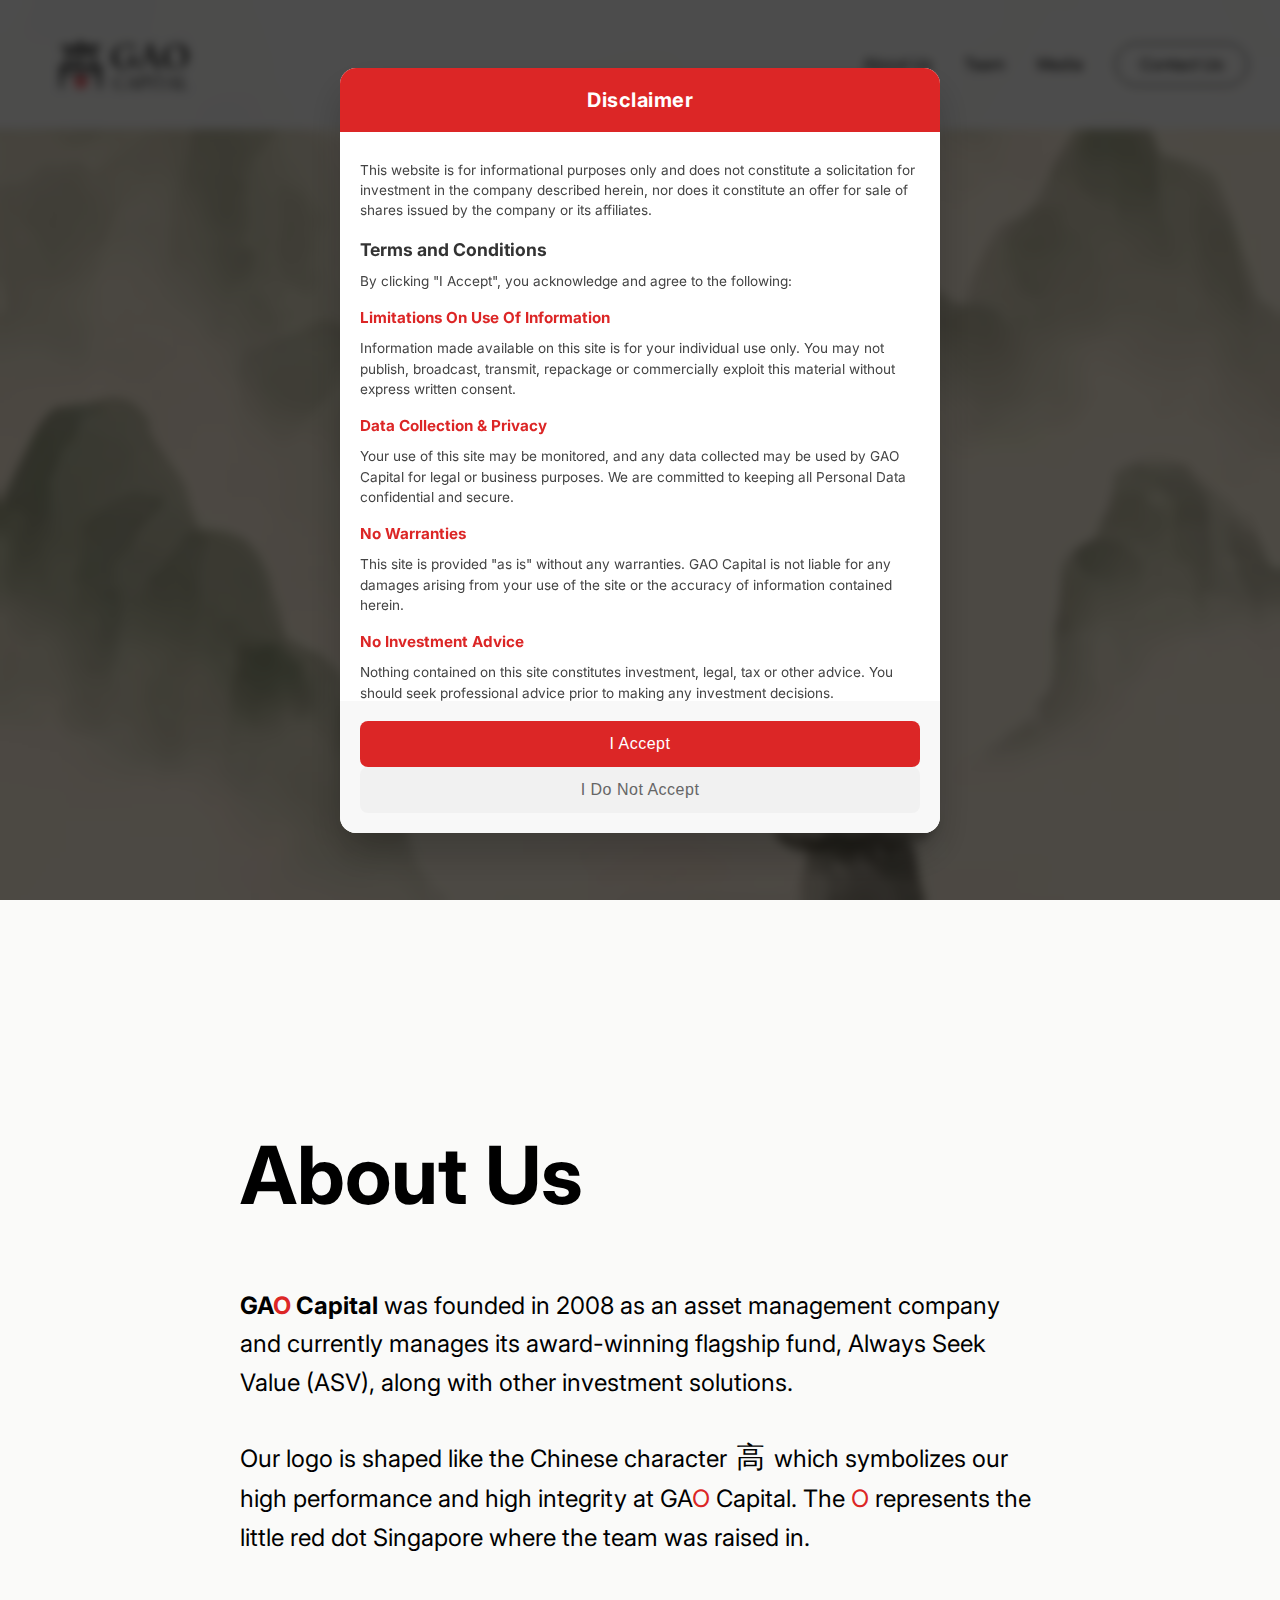
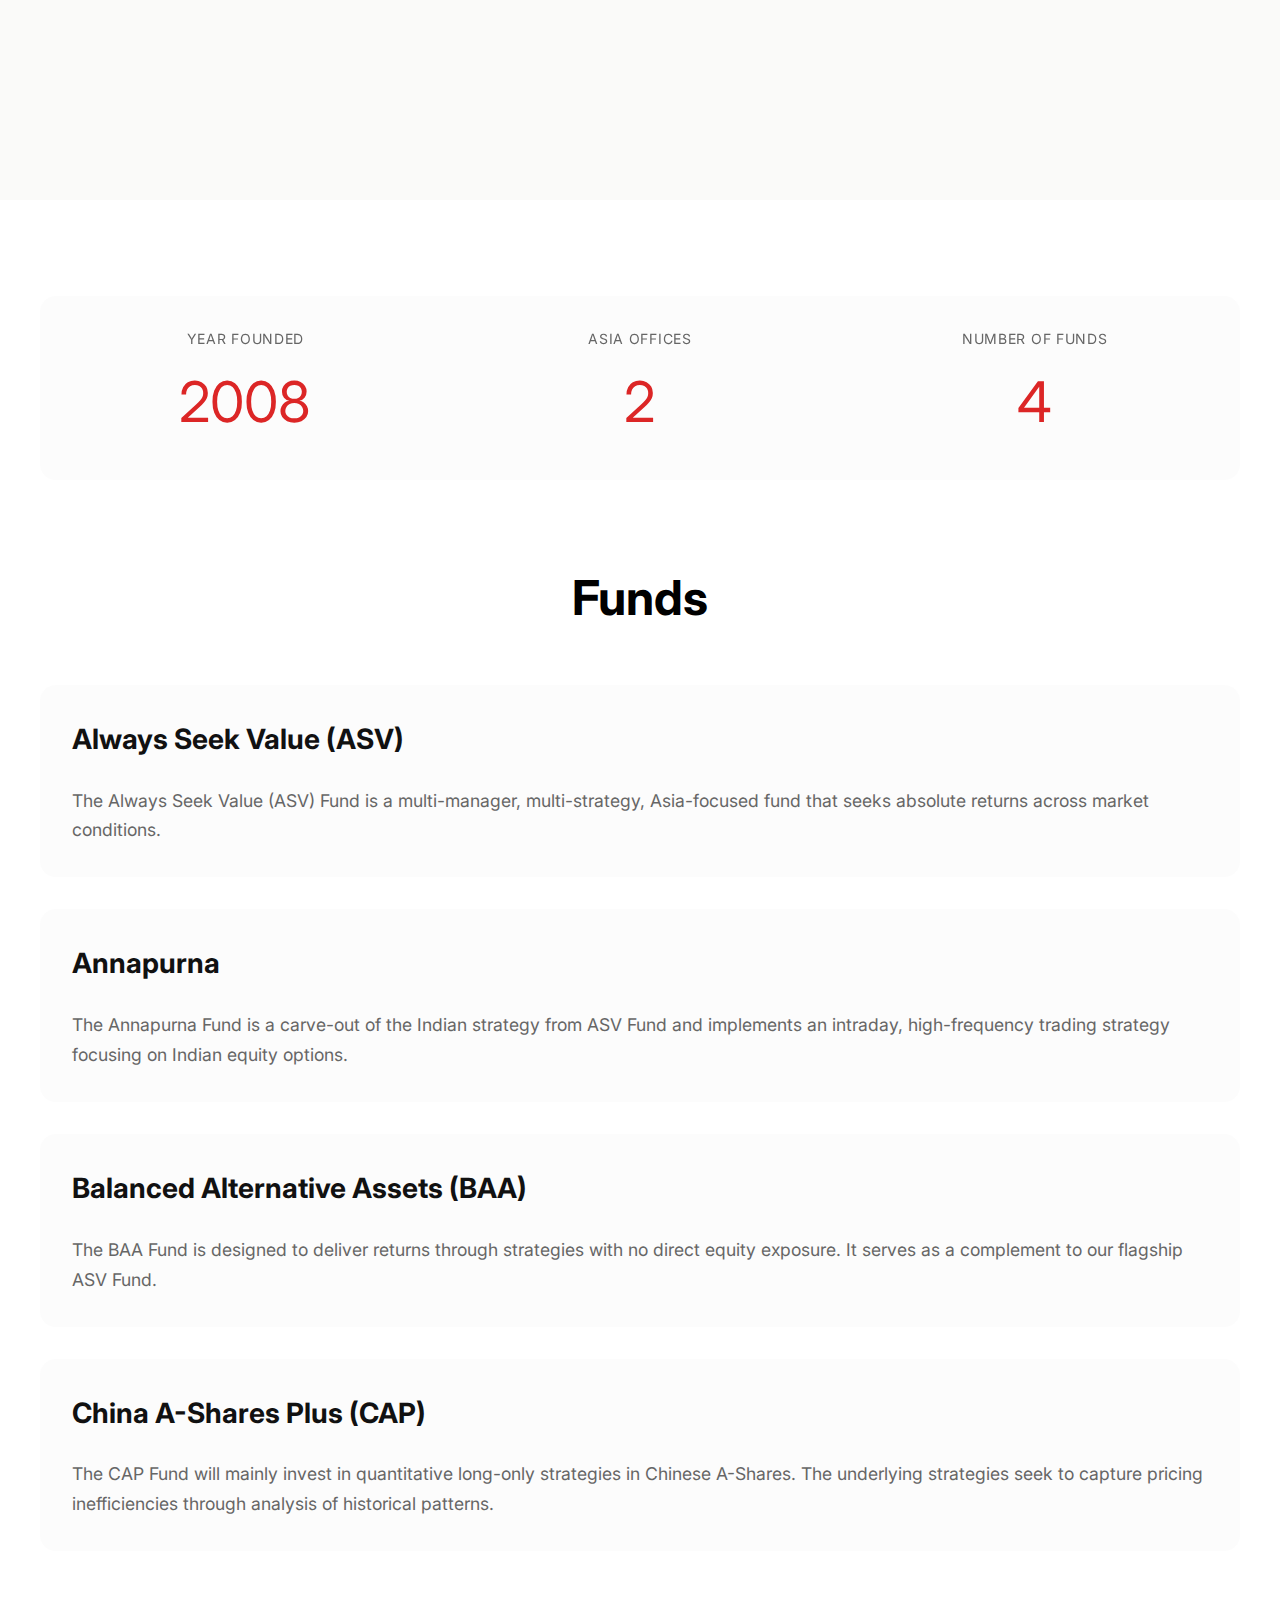
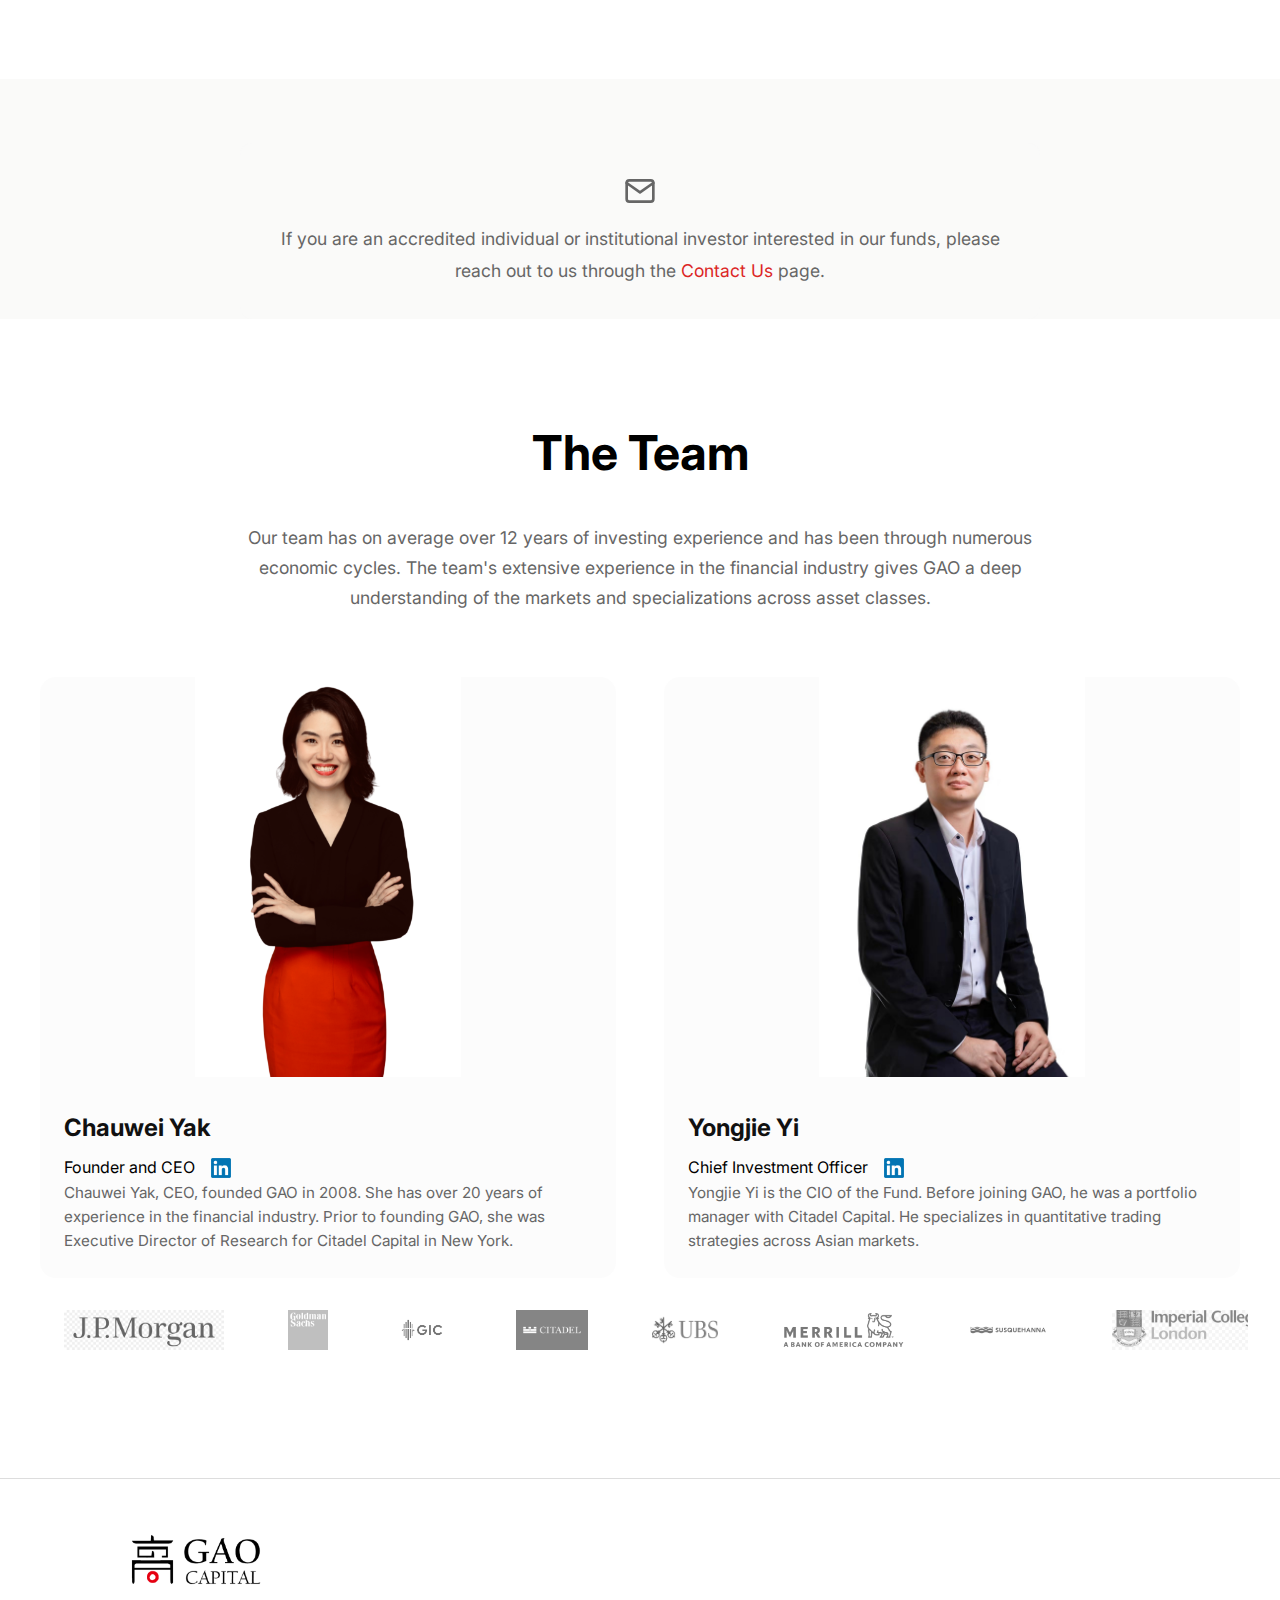
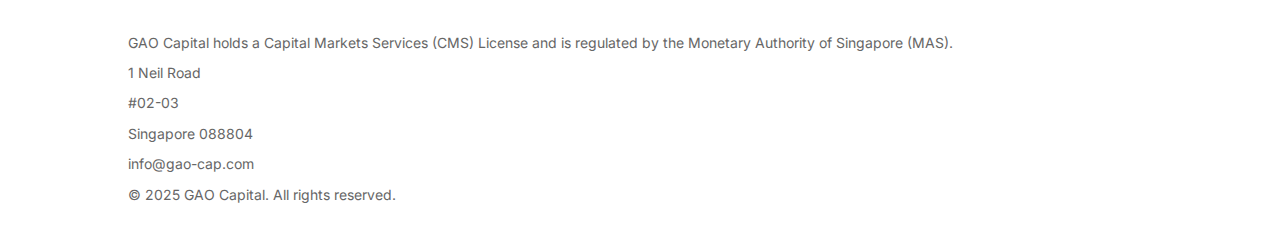
<file: index.html>
<!DOCTYPE html>
<html lang="en">
  <head>
    <meta charset="UTF-8" />
    <meta name="viewport" content="width=device-width, initial-scale=1.0" />
    <title>GAO Capital</title>
    <link rel="stylesheet" href="styles.css" />
  </head>
  <body>
    <nav class="nav">
      <div class="nav-logo">
        <img src="imgs/logo.png" alt="GAO Capital Logo" class="logo" />
      </div>
      <button class="hamburger" aria-label="Toggle menu">
        <span></span>
        <span></span>
        <span></span>
      </button>
      <div class="nav-links">
        <a href="#about">About Us</a>
        <a href="team.html">Team</a>
        <a href="media.html">Media</a>
        <a href="contact.html" class="login-btn">Contact Us</a>
      </div>
    </nav>

    <section class="hero">
      <h1>
        <span>Global</span>
        <span>Asset</span>
        <span><span class="highlight">O</span>pportunity</span>
      </h1>
    </section>

    <section class="about" id="about">
      <div class="about-container">
        <h2>About Us</h2>
        <div class="about-content">
          <p class="about-text">
            <span class="company-name"
              >GA<span class="highlight">O</span> Capital</span
            >
            was founded in 2008 as an asset management company and currently
            manages its award-winning flagship fund, Always Seek Value (ASV),
            along with other investment solutions.
          </p>
          <p class="about-text">
            Our logo is shaped like the Chinese character
            <span class="chinese-char">高</span> which symbolizes our high
            performance and high integrity at GA<span class="highlight">O</span>
            Capital. The <span class="highlight">O</span> represents the little
            red dot Singapore where the team was raised in.
          </p>
        </div>
      </div>
    </section>

    <section class="funds" id="funds">
      <div class="funds-container">
        <div class="stats">
          <div class="stat">
            <div class="stat-label">Year Founded</div>
            <div class="stat-value" data-value="2008">2008</div>
          </div>
          <div class="stat">
            <div class="stat-label">Asia Offices</div>
            <div class="stat-value" data-value="2">2</div>
          </div>
          <div class="stat">
            <div class="stat-label">Number of Funds</div>
            <div class="stat-value" data-value="4">4</div>
          </div>
        </div>

        <h2>Funds</h2>
        <div class="fund-card">
          <div class="fund-header">
            <h3 class="fund-title">Always Seek Value (ASV)</h3>
            <!-- <span>▼</span> -->
          </div>
          <p>
            The Always Seek Value (ASV) Fund is a multi-manager, multi-strategy,
            Asia-focused fund that seeks absolute returns across market
            conditions.
          </p>
        </div>

        <div class="fund-card">
          <div class="fund-header">
            <h3 class="fund-title">Annapurna</h3>
            <!-- <span>▼</span> -->
          </div>
          <p>
            The Annapurna Fund is a carve-out of the Indian strategy from ASV
            Fund and implements an intraday, high-frequency trading strategy
            focusing on Indian equity options.
          </p>
        </div>

        <div class="fund-card">
          <div class="fund-header">
            <h3 class="fund-title">Balanced Alternative Assets (BAA)</h3>
            <!-- <span>▼</span> -->
          </div>
          <p>
            The BAA Fund is designed to deliver returns through strategies with
            no direct equity exposure. It serves as a complement to our flagship
            ASV Fund.
          </p>
        </div>

        <div class="fund-card">
          <div class="fund-header">
            <h3 class="fund-title">China A-Shares Plus (CAP)</h3>
            <!-- <span>▼</span> -->
          </div>
          <p>
            The CAP Fund will mainly invest in quantitative long-only strategies
            in Chinese A-Shares. The underlying strategies seek to capture
            pricing inefficiencies through analysis of historical patterns.
          </p>
        </div>
      </div>
    </section>
    <p class="team-page-careers">
      <svg
        class="email-icon"
        xmlns="http://www.w3.org/2000/svg"
        width="24"
        height="24"
        viewBox="0 0 24 24"
        fill="none"
        stroke="currentColor"
        stroke-width="2"
        stroke-linecap="round"
        stroke-linejoin="round"
      >
        <path
          d="M4 4h16c1.1 0 2 .9 2 2v12c0 1.1-.9 2-2 2H4c-1.1 0-2-.9-2-2V6c0-1.1.9-2 2-2z"
        ></path>
        <polyline points="22,6 12,13 2,6"></polyline>
      </svg>
      If you are an accredited individual or institutional investor interested in our funds, please
      reach out to us through the <a href="contact.html" style="color: #dc2626; text-decoration: none;">Contact Us</a> page.
    </p>
  </section>

    <section class="team" id="team">
      <div class="team-container">
        <h2>The Team</h2>
        <p class="team-intro">
          Our team has on average over 12 years of investing experience and has
          been through numerous economic cycles. The team's extensive experience
          in the financial industry gives GAO a deep understanding of the
          markets and specializations across asset classes.
        </p>
        <div class="team-members">
          <div class="team-card">
            <img
              src="imgs/Chauwei_Yak.png"
              alt="Team member"
              class="team-img"
            />
            <div class="team-info">
              <h3>Chauwei Yak</h3>
              <p class="team-title">
                Founder and CEO
                <a
                  href="https://www.linkedin.com/in/chauwei-yak"
                  target="_blank"
                  class="linkedin-link"
                >
                  <img
                    src="imgs/LinkedIn_logo_initials.png"
                    alt="LinkedIn"
                    class="linkedin-icon"
                  />
                </a>
              </p>
              <p class="team-bio">
                Chauwei Yak, CEO, founded GAO in 2008. She has over 20 years of
                experience in the financial industry. Prior to founding GAO, she
                was Executive Director of Research for Citadel Capital in New
                York.
              </p>
            </div>
          </div>
          <div class="team-card">
            <img src="imgs/Yongjie_yi.jpg" alt="Team member" class="team-img" />
            <div class="team-info">
              <h3>Yongjie Yi</h3>
              <p class="team-title">
                Chief Investment Officer
                <a
                  href="https://www.linkedin.com/in/yongjie-yi"
                  target="_blank"
                >
                  <img
                    src="imgs/LinkedIn_logo_initials.png"
                    alt="LinkedIn"
                    class="linkedin-icon"
                  />
                </a>
              </p>
              <p class="team-bio">
                Yongjie Yi is the CIO of the Fund. Before joining GAO, he was a
                portfolio manager with Citadel Capital. He specializes in
                quantitative trading strategies across Asian markets.
              </p>
            </div>
          </div>
        </div>
      </div>

      <div class="brand-slider-container">
        <div class="brand-slider">
          <div class="brand-track">
            <!-- First set of images -->
            <img
              src="imgs/png-clipart-jpmorgan-chase-logo-business-bank-morgan-stanley-business-text-people.png"
              alt="JPMorgan"
              class="brand-logo"
            />
            <img
              src="imgs/Goldman_Sachs.svg.png"
              alt="Goldman Sachs"
              class="brand-logo"
            />

            <img
              src="imgs/GIC_Master_Logo_RGB_Full-Colour.jpg.webp"
              alt="GIC"
              class="brand-logo"
            />
            <img
              src="imgs/Citadel_Logo_File.jpg"
              alt="Citadel"
              class="brand-logo"
            />
            <img src="imgs/UBS-logo.jpg" alt="UBS" class="brand-logo" />
            <img src="imgs/logo_full-x5.png" alt="Merrill" class="brand-logo" />
            <!-- <img
              src="imgs/Bridgewater_Associates_Logo.jpg"
              alt="Bridgewater"
              class="brand-logo"
            /> -->
            <img
              src="imgs/og_susquehanna_logo.png"
              alt="Susquehanna"
              class="brand-logo"
            />
            <img src="imgs/avfqfm9mk.webp" alt="UPenn" class="brand-logo" />
            <!-- <img
              src="imgs/Bloomberg-Logo.png"
              alt="Bloomberg"
              class="brand-logo"
            /> -->
            <img
              src="imgs/Bridgewater_Associates_Logo.jpg"
              alt="Bridgewater"
              class="brand-logo"
            />
            <img
              src="imgs/Cornell-University-Logo.png"
              alt="Cornell-University-Logo"
              class="brand-logo"
            />
            <!-- <img
              src="imgs/Reuters_Logo.svg.png"
              alt="Reuters-logo"
              class="brand-logo"
            /> -->
            <img
              src="imgs/University_of_Cambridge-Logo.wine.svg"
              alt="University_of_Cambridge-Logo"
              class="brand-logo"
            />
            <img
              src="imgs/Wharton-Logo-RGB.png"
              alt="Wharton-Logo-RGB"
              class="brand-logo"
            />
            <img src="imgs/weafaw.png" alt="weafaw-logo" class="brand-logo" />
          </div>
        </div>
      </div>
    </section>

    <footer class="footer">
      <div class="footer-container">
        <div class="footer-header">
          <img src="imgs/logo.png" alt="GAO Capital Logo" class="logo" />
          <span></span>
        </div>
        <div class="footer-info">
          <p>
            GAO Capital holds a Capital Markets Services (CMS) License and is
            regulated by the Monetary Authority of Singapore (MAS).
          </p>
          <p>1 Neil Road</p>
          <p>#02-03</p>
          <p>Singapore 088804</p>
          <p><a href="mailto:info@gao-cap.com" style="color: inherit; text-decoration: none;">info@gao-cap.com</a></p>
          <p>© 2025 GAO Capital. All rights reserved.</p>
        </div>
      </div>
    </footer>

    <div id="disclaimer-modal" class="modal">
      <div class="modal-content">
        <h2>Disclaimer</h2>
        <div class="disclaimer-text">
          <p>
            This website is for informational purposes only and does not
            constitute a solicitation for investment in the company described
            herein, nor does it constitute an offer for sale of shares issued by
            the company or its affiliates.
          </p>

          <h3>Terms and Conditions</h3>
          <p>
            By clicking "I Accept", you acknowledge and agree to the following:
          </p>

          <h4>Limitations On Use Of Information</h4>
          <p>
            Information made available on this site is for your individual use
            only. You may not publish, broadcast, transmit, repackage or
            commercially exploit this material without express written consent.
          </p>

          <h4>Data Collection & Privacy</h4>
          <p>
            Your use of this site may be monitored, and any data collected may
            be used by GAO Capital for legal or business purposes. We are
            committed to keeping all Personal Data confidential and secure.
          </p>

          <h4>No Warranties</h4>
          <p>
            This site is provided "as is" without any warranties. GAO Capital is
            not liable for any damages arising from your use of the site or the
            accuracy of information contained herein.
          </p>

          <h4>No Investment Advice</h4>
          <p>
            Nothing contained on this site constitutes investment, legal, tax or
            other advice. You should seek professional advice prior to making
            any investment decisions.
          </p>

          <p>
            For the complete disclaimer and terms, please visit our
            <a href="https://www.gao-cap.com/disclaimer" target="_blank"
              >full disclaimer page</a
            >.
          </p>
        </div>
        <div class="modal-buttons">
          <button id="accept-btn" class="accept-btn">I Accept</button>
          <button id="decline-btn" class="decline-btn">I Do Not Accept</button>
        </div>
      </div>
    </div>

    <script src="stats-animation.js"></script>
    <script>
      document.addEventListener("DOMContentLoaded", function () {
        // Check if user has previously accepted the disclaimer
        if (!localStorage.getItem("disclaimerAccepted")) {
          document.getElementById("disclaimer-modal").style.display = "flex";
        }

        // Handle accept button click
        document
          .getElementById("accept-btn")
          .addEventListener("click", function () {
            localStorage.setItem("disclaimerAccepted", "true");
            document.getElementById("disclaimer-modal").style.display = "none";
          });

        // Handle decline button click - do nothing, keeping the modal open
        document
          .getElementById("decline-btn")
          .addEventListener("click", function () {
            // Optional: You could redirect to another page or show additional message
          });

        // Hamburger menu functionality
        const hamburger = document.querySelector(".hamburger");
        const navLinks = document.querySelector(".nav-links");

        hamburger.addEventListener("click", () => {
          hamburger.classList.toggle("active");
          navLinks.classList.toggle("active");
        });

        // Close menu when clicking a link
        document.querySelectorAll(".nav-links a").forEach((link) => {
          link.addEventListener("click", () => {
            hamburger.classList.remove("active");
            navLinks.classList.remove("active");
          });
        });
      });
    </script>
  </body>
</html>
</file>
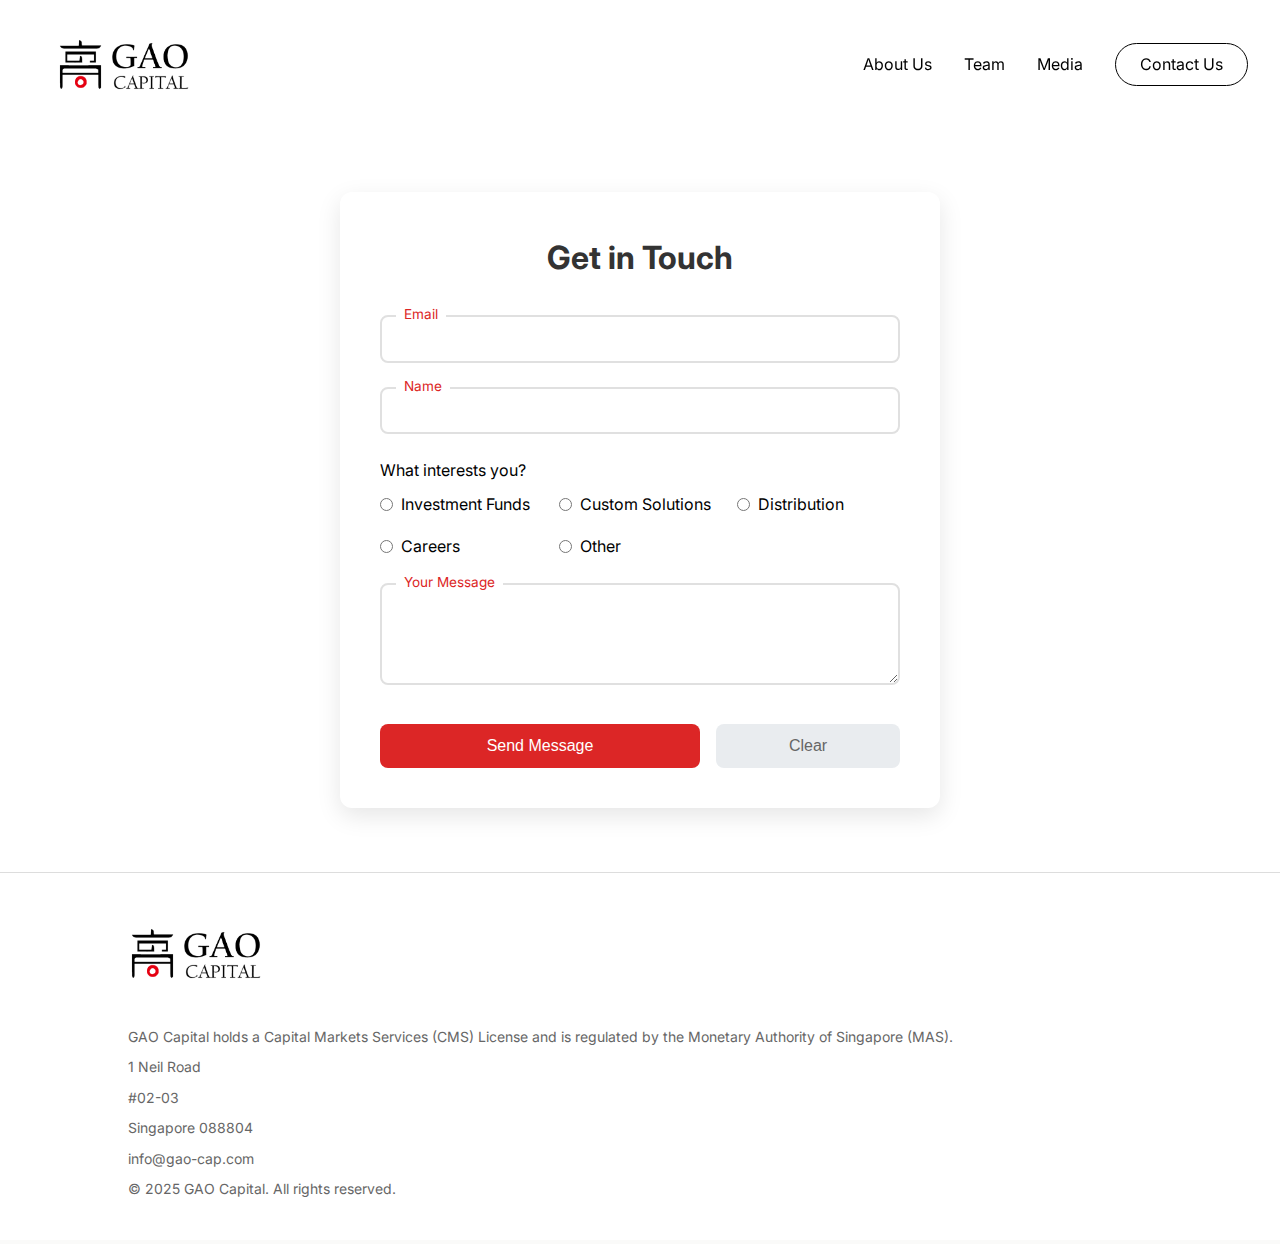
<file: contact.html>
<!DOCTYPE html>
<html lang="en">
  <head>
    <meta charset="UTF-8" />
    <meta name="viewport" content="width=device-width, initial-scale=1.0" />
    <title>Contact Us - GAO Capital</title>
    <link rel="stylesheet" href="styles.css" />
  </head>
  <body>
    <nav class="nav">
      <div class="nav-logo">
        <img src="imgs/logo.png" alt="GAO Capital Logo" class="logo" />
      </div>
      <button class="hamburger" aria-label="Toggle menu">
        <span></span>
        <span></span>
        <span></span>
      </button>
      <div class="nav-links">
        <a href="index.html#about">About Us</a>
        <a href="team.html">Team</a>
        <a href="media.html">Media</a>
        <a href="contact.html" class="login-btn">Contact Us</a>
      </div>
    </nav>

    <section class="contact">
      <div class="form-container">
        <h2>Get in Touch</h2>
        <form
          action="mailto:douglasaly2@icloud.com"
          method="POST"
          enctype="text/plain"
        >
          <div class="form-group">
            <input type="email" name="email" required />
            <label class="floating-label">Email</label>
          </div>
          <div class="form-group">
            <input type="text" name="name" required />
            <label class="floating-label">Name</label>
          </div>
          <div class="form-group">
            <label>What interests you?</label>
            <div class="radio-group">
              <div class="radio-option">
                <input
                  type="radio"
                  id="funds"
                  name="interest"
                  value="funds"
                  required
                />
                <label for="funds">Investment Funds</label>
              </div>
              <div class="radio-option">
                <input
                  type="radio"
                  id="custom"
                  name="interest"
                  value="custom"
                />
                <label for="custom">Custom Solutions</label>
              </div>
              <div class="radio-option">
                <input
                  type="radio"
                  id="distribution"
                  name="interest"
                  value="distribution"
                />
                <label for="distribution">Distribution</label>
              </div>
              <div class="radio-option">
                <input
                  type="radio"
                  id="careers"
                  name="interest"
                  value="careers"
                />
                <label for="careers">Careers</label>
              </div>
              <div class="radio-option">
                <input
                  type="radio"
                  id="others"
                  name="interest"
                  value="others"
                />
                <label for="others">Other</label>
              </div>
            </div>
          </div>
          <div class="form-group">
            <textarea name="message" required rows="4"></textarea>
            <label class="floating-label">Your Message</label>
          </div>
          <div class="form-actions">
            <button type="submit" class="submit-btn">Send Message</button>
            <button type="reset" class="clear-btn">Clear</button>
          </div>
        </form>
      </div>
    </section>

    <footer class="footer">
      <div class="footer-container">
        <div class="footer-header">
          <img src="imgs/logo.png" alt="GAO Capital Logo" class="logo" />
          <span></span>
        </div>
        <div class="footer-info">
          <p>
            GAO Capital holds a Capital Markets Services (CMS) License and is
            regulated by the Monetary Authority of Singapore (MAS).
          </p>
          <p>1 Neil Road</p>
          <p>#02-03</p>
          <p>Singapore 088804</p>
          <p>
            <a
              href="mailto:info@gao-cap.com"
              style="color: inherit; text-decoration: none"
              >info@gao-cap.com</a
            >
          </p>
          <p>© 2025 GAO Capital. All rights reserved.</p>
        </div>
      </div>
    </footer>

    <script>
      document.addEventListener("DOMContentLoaded", function () {
        const hamburger = document.querySelector(".hamburger");
        const navLinks = document.querySelector(".nav-links");

        hamburger.addEventListener("click", () => {
          hamburger.classList.toggle("active");
          navLinks.classList.toggle("active");
        });

        // Close menu when clicking a link
        document.querySelectorAll(".nav-links a").forEach((link) => {
          link.addEventListener("click", () => {
            hamburger.classList.remove("active");
            navLinks.classList.remove("active");
          });
        });
      });
    </script>
  </body>
</html>
</file>
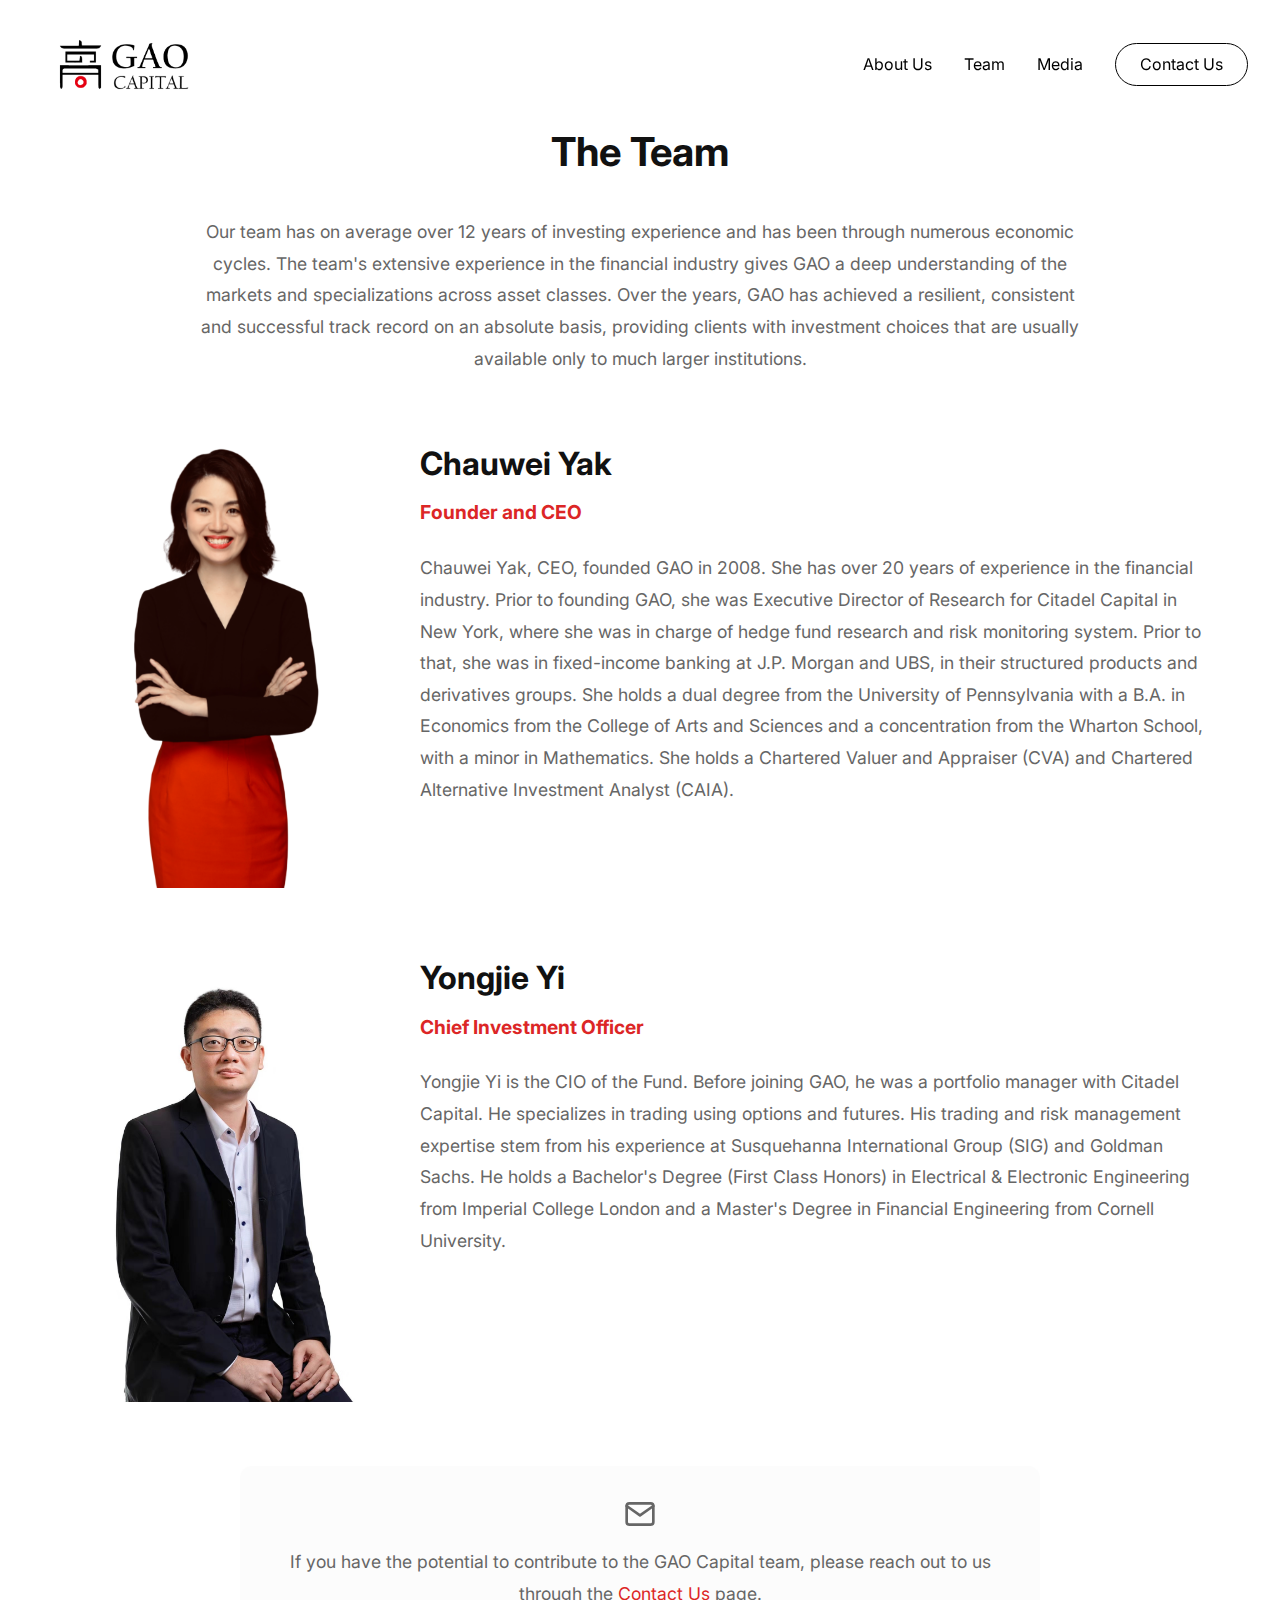
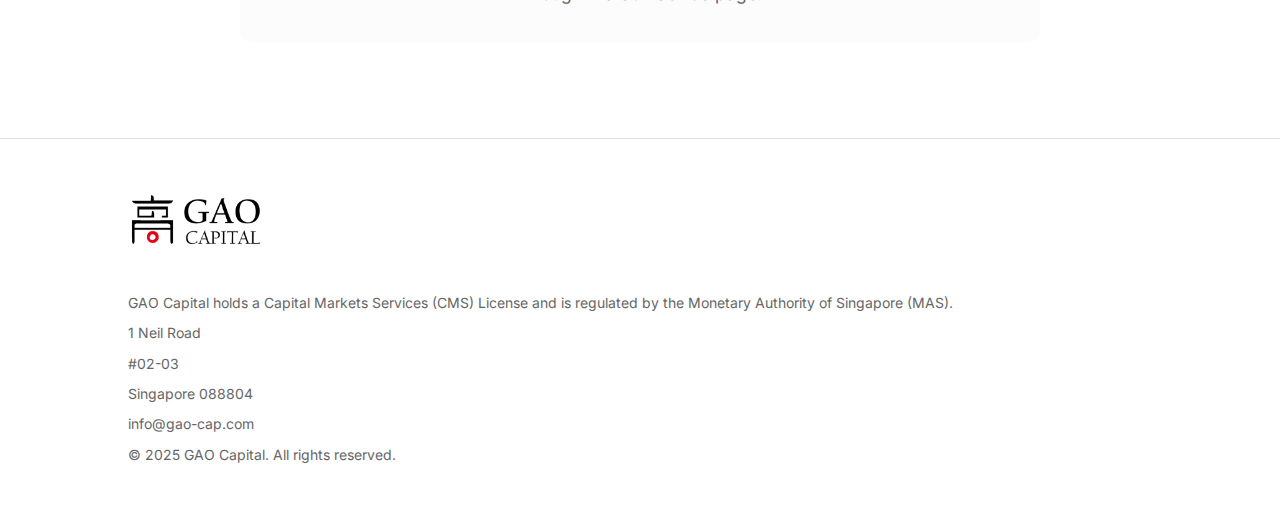
<file: team.html>
<!DOCTYPE html>
<html lang="en">
  <head>
    <meta charset="UTF-8" />
    <meta name="viewport" content="width=device-width, initial-scale=1.0" />
    <title>Team - GAO Capital</title>
    <link rel="stylesheet" href="styles.css" />
  </head>
  <body class="team-page-body">
    <nav class="nav">
      <div class="nav-logo">
        <img src="imgs/logo.png" alt="GAO Capital Logo" class="logo" />
      </div>
      <button class="hamburger" aria-label="Toggle menu">
        <span></span>
        <span></span>
        <span></span>
      </button>
      <div class="nav-links">
        <a href="index.html#about">About Us</a>
        <a href="team.html">Team</a>
        <a href="media.html">Media</a>
        <a href="contact.html" class="login-btn">Contact Us</a>
      </div>
    </nav>

    <section class="team-page">
      <div class="team-page-header">
        <h1>The Team</h1>
        <p class="team-page-intro">
          Our team has on average over 12 years of investing experience and has
          been through numerous economic cycles. The team's extensive experience
          in the financial industry gives GAO a deep understanding of the
          markets and specializations across asset classes. Over the years, GAO
          has achieved a resilient, consistent and successful track record on an
          absolute basis, providing clients with investment choices that are
          usually available only to much larger institutions.
        </p>
      </div>

      <div class="team-page-members">
        <div class="team-page-member">
          <img
            src="imgs/Chauwei_Yak.png"
            alt="Chauwei Yak"
            class="member-image"
          />
          <div class="member-info">
            <h2>Chauwei Yak</h2>
            <h3>Founder and CEO</h3>
            <p>
              Chauwei Yak, CEO, founded GAO in 2008. She has over 20 years of
              experience in the financial industry. Prior to founding GAO, she
              was Executive Director of Research for Citadel Capital in New
              York, where she was in charge of hedge fund research and risk
              monitoring system. Prior to that, she was in fixed-income banking
              at J.P. Morgan and UBS, in their structured products and
              derivatives groups. She holds a dual degree from the University of
              Pennsylvania with a B.A. in Economics from the College of Arts and
              Sciences and a concentration from the Wharton School, with a minor
              in Mathematics. She holds a Chartered Valuer and Appraiser (CVA)
              and Chartered Alternative Investment Analyst (CAIA).
            </p>
          </div>
        </div>

        <div class="team-page-member">
          <img
            src="imgs/Yongjie_yi.jpg"
            alt="Yongjie Yi"
            class="member-image"
          />
          <div class="member-info">
            <h2>Yongjie Yi</h2>
            <h3>Chief Investment Officer</h3>
            <p>
              Yongjie Yi is the CIO of the Fund. Before joining GAO, he was a
              portfolio manager with Citadel Capital. He specializes in trading
              using options and futures. His trading and risk management
              expertise stem from his experience at Susquehanna International
              Group (SIG) and Goldman Sachs. He holds a Bachelor's Degree (First
              Class Honors) in Electrical & Electronic Engineering from Imperial
              College London and a Master's Degree in Financial Engineering from
              Cornell University.
            </p>
          </div>
        </div>
      </div>

      <p class="team-page-careers">
        <svg
          class="email-icon"
          xmlns="http://www.w3.org/2000/svg"
          width="24"
          height="24"
          viewBox="0 0 24 24"
          fill="none"
          stroke="currentColor"
          stroke-width="2"
          stroke-linecap="round"
          stroke-linejoin="round"
        >
          <path
            d="M4 4h16c1.1 0 2 .9 2 2v12c0 1.1-.9 2-2 2H4c-1.1 0-2-.9-2-2V6c0-1.1.9-2 2-2z"
          ></path>
          <polyline points="22,6 12,13 2,6"></polyline>
        </svg>
        If you have the potential to contribute to the GAO Capital team, please
        reach out to us through the
        <a href="contact.html" style="color: #dc2626; text-decoration: none"
          >Contact Us</a
        >
        page.
      </p>
    </section>

    <footer class="footer">
      <div class="footer-container">
        <div class="footer-header">
          <img src="imgs/logo.png" alt="GAO Capital Logo" class="logo" />
          <span></span>
        </div>
        <div class="footer-info">
          <p>
            GAO Capital holds a Capital Markets Services (CMS) License and is
            regulated by the Monetary Authority of Singapore (MAS).
          </p>
          <p>1 Neil Road</p>
          <p>#02-03</p>
          <p>Singapore 088804</p>
          <p>
            <a
              href="mailto:info@gao-cap.com"
              style="color: inherit; text-decoration: none"
              >info@gao-cap.com</a
            >
          </p>
          <p>© 2025 GAO Capital. All rights reserved.</p>
        </div>
      </div>
    </footer>

    <script>
      document.addEventListener("DOMContentLoaded", function () {
        const hamburger = document.querySelector(".hamburger");
        const navLinks = document.querySelector(".nav-links");

        hamburger.addEventListener("click", () => {
          hamburger.classList.toggle("active");
          navLinks.classList.toggle("active");
        });

        // Close menu when clicking a link
        document.querySelectorAll(".nav-links a").forEach((link) => {
          link.addEventListener("click", () => {
            hamburger.classList.remove("active");
            navLinks.classList.remove("active");
          });
        });
      });
    </script>
  </body>
</html>
</file>
<file: styles.css>
/* Reset and base styles */

@import url("https://fonts.googleapis.com/css2?family=Arapey:ital@0;1&family=Inter:ital,opsz,wght@0,14..32,100..900;1,14..32,100..900&display=swap");

* {
  margin: 0;
  padding: 0;
  box-sizing: border-box;
}

body {
  font-family: "Inter", serif;
  line-height: 1.6;
  background-color: rgb(250, 250, 249);
}

/* Navigation */
.nav {
  position: fixed;
  top: 0;
  width: 100%;
  padding: 1rem 2rem;
  background: rgba(255, 255, 255, 0.95);
  backdrop-filter: blur(8px);
  display: flex;
  justify-content: space-between;
  align-items: center;
  z-index: 1000;
}

.nav-logo {
  display: flex;
  align-items: center;
  gap: 0.5rem;
  font-size: 1.5rem;
}

.nav-links {
  display: flex;
  gap: 2rem;
  align-items: center;
}

.nav-links a {
  text-decoration: none;
  color: black;
}

.nav-links a:hover {
  color: #dc2626;
}

.login-btn {
  border: 1px solid black;
  border-radius: 9999px;
  padding: 0.5rem 1.5rem;
  background: none;
  cursor: pointer;
  transition: all 0.3s ease;
}

.login-btn:hover {
  background: black;
  color: white;
}

.logo {
  width: 160px;
}

@media (max-width: 768px) {
  .logo {
    width: 80px;
  }
}

/* Hero section */
.hero {
  min-height: 100vh;
  display: flex;
  align-items: center;
  padding: 2rem;
  padding-top: 5rem;
  background-image: url("./imgs/watercolor-chinese-style-illustration_23-2149711052.jpg.avif");
  background-size: cover;
  background-position: center;
  background-repeat: no-repeat;
  position: relative;
}

.hero h1 {
  font-size: 8rem;
  line-height: 1.1;
  color: black;
  position: relative;
  z-index: 1;
}

.hero h1 > * {
  display: block;
  opacity: 0;
  transform: translateY(20px);
  animation: fadeSlideUp 1s ease forwards;
}

.hero h1 > *:nth-child(2) {
  animation-delay: 0.3s;
}

.hero h1 > *:nth-child(3) {
  animation-delay: 0.6s;
}

@keyframes fadeSlideUp {
  from {
    opacity: 0;
    transform: translateY(20px);
  }
  to {
    opacity: 1;
    transform: translateY(0);
  }
}

.hero .highlight {
  color: #dc2626; /* Keeping the highlight color */
}

/* Funds section */
.funds {
  background: white;
  padding: 6rem 2rem;
}

.funds-container {
  max-width: 1200px;
  margin: 0 auto;
}

.stats {
  display: grid;
  grid-template-columns: repeat(3, 1fr);
  gap: 3rem;
  text-align: center;
  margin-bottom: 5rem;
  padding: 2rem;
  background: rgba(250, 250, 249, 0.5);
  border-radius: 16px;
  backdrop-filter: blur(8px);
}

.stat-label {
  color: #666;
  font-size: 0.875rem;
  text-transform: uppercase;
  letter-spacing: 0.05em;
}

.stat-value {
  font-size: 3.5rem;
  color: #dc2626;
  margin-top: 0.5rem;
}

.funds h2 {
  font-size: 3rem;
  margin-bottom: 3rem;
  text-align: center;
}

.fund-card {
  border: none;
  background: rgba(250, 250, 249, 0.5);
  padding: 2rem;
  border-radius: 16px;
  margin-bottom: 2rem;
  transition: all 0.3s ease;
  cursor: pointer;
}

.fund-card:hover {
  transform: translateY(-4px);
  box-shadow: 0 20px 25px -5px rgba(0, 0, 0, 0.1),
    0 10px 10px -5px rgba(0, 0, 0, 0.04);
}

.fund-header {
  display: flex;
  justify-content: space-between;
  align-items: center;
  margin-bottom: 1.5rem;
}

.fund-title {
  font-size: 1.75rem;
  color: #111;
}

.fund-card p {
  color: #666;
  line-height: 1.7;
  font-size: 1.1rem;
}

/* Contact form */
.contact {
  padding: 12rem 2rem 4rem; /* Increased top padding from 8rem to 12rem */
  background: white;
}

.form-container {
  max-width: 600px;
  margin: 0 auto;
  background: white;
  padding: 2.5rem;
  border-radius: 12px;
  box-shadow: 0 8px 24px rgba(0, 0, 0, 0.1);
}

.form-container h2 {
  text-align: center;
  margin-bottom: 2rem;
  color: #333;
  font-size: 2rem;
}

.form-group {
  position: relative;
  margin-bottom: 1.5rem;
}

.form-group input,
.form-group textarea {
  width: 100%;
  padding: 0.8rem;
  border: 2px solid #e0e0e0;
  border-radius: 8px;
  font-size: 1rem;
  transition: all 0.3s ease;
  background: transparent;
}

.form-group input:focus,
.form-group textarea:focus {
  border-color: #dc2626; /* Changed from blue to red */
  outline: none;
  box-shadow: 0 0 0 3px rgba(220, 38, 38, 0.1); /* Adjusted shadow color */
}

.floating-label {
  position: absolute;
  left: 1rem;
  top: 50%;
  transform: translateY(-50%);
  background: white;
  padding: 0 0.5rem;
  color: #666;
  transition: all 0.3s ease;
  pointer-events: none;
}

.form-group input:focus ~ .floating-label,
.form-group input:not(:placeholder-shown) ~ .floating-label,
.form-group textarea:focus ~ .floating-label,
.form-group textarea:not(:placeholder-shown) ~ .floating-label {
  top: 0;
  font-size: 0.85rem;
  color: #dc2626; /* Changed from blue to red */
}

.radio-group {
  display: grid;
  grid-template-columns: repeat(auto-fit, minmax(150px, 1fr));
  gap: 1rem;
  margin-top: 0.5rem;
}

.radio-option {
  display: flex;
  align-items: center;
  gap: 0.5rem;
}

.radio-option input[type="radio"] {
  width: auto;
  margin: 0;
}

.form-actions {
  display: flex;
  gap: 1rem;
  margin-top: 2rem;
}

.submit-btn,
.clear-btn {
  padding: 0.8rem 1.5rem;
  border-radius: 8px;
  border: none;
  font-size: 1rem;
  cursor: pointer;
  transition: all 0.3s ease;
}

.submit-btn {
  background: #dc2626; /* Changed from blue to red */
  color: white;
  flex: 2;
}

.submit-btn:hover {
  background: #b91c1c; /* Darker shade of red for hover */
}

.clear-btn {
  background: #e9ecef;
  color: #666;
  flex: 1;
}

.clear-btn:hover {
  background: #dee2e6;
}

/* Footer */
.footer {
  background: white;
  padding: 2rem;
  border-top: 1px solid #ddd;
}

.footer-container {
  max-width: 1024px;
  margin: 0 auto;
}

.footer-header {
  display: flex;
  justify-content: space-between;
  align-items: center;
  margin-bottom: 1.5rem;
  margin-left: -1.5rem;
}

.footer-info {
  color: #666;
  font-size: 0.875rem;
}

.footer-info p {
  margin-bottom: 0.5rem;
}

/* About section */
.about {
  min-height: 100vh;
  position: relative;
  display: flex;
  align-items: center;
  padding: 4rem 2rem;
  background-image: url("./imgs/watercolor-chinese-style-illustration_23-2149711052.jpg.avif");
  background-size: cover;
  background-position: center;
  background-attachment: fixed;
  color: black;
}

.about-container {
  max-width: 1024px;
  margin: 0 auto;
  position: relative;
  z-index: 1;
}

.about h2 {
  font-size: 5rem;
  margin-bottom: 3rem;
}

.about-content {
  max-width: 800px;
}

.about-text {
  font-size: 1.5rem;
  line-height: 1.6;
  margin-bottom: 2rem;
}

.company-name {
  font-weight: bold;
}

.chinese-char {
  font-family: "SimSun", serif;
  font-size: 1.8rem;
  margin: 0 0.2rem;
}

.highlight {
  color: #dc2626;
}

/* Team section */
.team {
  background: white;
  padding: 6rem 2rem;
}

.team-container {
  max-width: 1200px;
  margin: 0 auto;
}

.team h2 {
  font-size: 3rem;
  margin-bottom: 2rem;
  text-align: center;
}

.team-intro {
  max-width: 800px;
  margin: 0 auto 4rem;
  text-align: center;
  color: #666;
  font-size: 1.1rem;
  line-height: 1.7;
}

.team-members {
  display: grid;
  grid-template-columns: repeat(auto-fit, minmax(300px, 1fr));
  gap: 3rem;
}

.team-card {
  background: rgba(250, 250, 249, 0.5);
  border-radius: 16px;
  overflow: hidden;
  transition: transform 0.3s ease, box-shadow 0.3s ease;
}

.team-card:hover {
  transform: translateY(-4px);
  box-shadow: 0 20px 25px -5px rgba(0, 0, 0, 0.1),
    0 10px 10px -5px rgba(0, 0, 0, 0.04);
}

.team-img {
  width: 100%;
  height: 400px;
  object-fit: contain;
}

.team-info {
  padding: 1.5rem;
}

.team-info h3 {
  font-size: 1.5rem;
  margin-bottom: 0.5rem;
  color: #111;
}

.team-title {
  display: flex;
  align-items: center;
  gap: 8px;
}

.team-title p {
  margin: 0;
}

.team-title a {
  display: flex;
  align-items: center;
}

.team-bio {
  color: #666;
  line-height: 1.6;
  font-size: 0.95rem;
}

/* Brand Slider */
.brand-slider-container {
  width: 100%;
  padding: 2rem 0;
  background: white;
  overflow: hidden;
  position: relative;
}

.brand-slider {
  width: 100%;
  overflow: hidden;
}

.brand-track {
  display: flex;
  animation: scroll 30s linear infinite;
}

.brand-logo {
  height: 40px;
  margin: 0 2rem;
  object-fit: contain;
  filter: grayscale(100%);
  opacity: 0.6;
  transition: all 0.3s ease;
}

.brand-logo:hover {
  filter: grayscale(0%);
  opacity: 1;
}

@keyframes scroll {
  0% {
    transform: translateX(0);
  }
  100% {
    transform: translateX(calc(-100% / 2));
  }
}

/* Media section */
.media {
  background: white;
  padding: 6rem 2rem;
  padding-top: 120px; /* Add padding to account for fixed navbar */
}

.media-container {
  max-width: 1200px;
  margin: 0 auto;
}

.media h2 {
  font-size: 3rem;
  margin-bottom: 3rem;
  text-align: center;
}

.media-content {
  display: grid;
  grid-template-columns: 1fr 1fr;
  gap: 4rem;
}

.news-section h3,
.video-section h3 {
  font-size: 2rem;
  margin-bottom: 2rem;
  color: #111;
}

.news-items {
  display: flex;
  flex-direction: column;
  gap: 2rem;
}

.news-item {
  padding: 1.5rem;
  background: rgba(250, 250, 249, 0.5);
  border-radius: 12px;
  transition: all 0.3s ease;
  display: flex;
  flex-direction: column;
}

.news-image {
  margin-bottom: 1rem;
}

.news-logo {
  height: 60px;
  object-fit: contain;
  filter: grayscale(100%);
  opacity: 0.7;
  transition: all 0.3s ease;
}

.news-item:hover .news-logo {
  filter: grayscale(0%);
  opacity: 1;
}

.news-date {
  color: #dc2626;
  font-size: 0.875rem;
  font-weight: 500;
  margin-bottom: 0.5rem;
}

.news-item h4 {
  font-size: 1.1rem;
  color: #111;
  margin-bottom: 0.5rem;
  line-height: 1.4;
}

.news-item p {
  color: #666;
  font-size: 0.95rem;
  line-height: 1.6;
}

.video-container {
  position: relative;
  padding-top: 56.25%; /* 16:9 Aspect Ratio */
  background: #f3f4f6;
  border-radius: 12px;
  overflow: hidden;
}

.video-container video {
  position: absolute;
  top: 0;
  left: 0;
  width: 100%;
  height: 100%;
  object-fit: cover;
}

.chinese-news h4,
.chinese-news p {
  font-family: "SimSun", serif;
}

.chinese-news h4 {
  font-size: 1.2rem;
  line-height: 1.6;
}

/* Responsive design */
@media (max-width: 768px) {
  .nav {
    padding: 1rem;
  }

  .nav-links {
    gap: 1rem;
  }

  .hero h1 {
    font-size: 3rem;
  }

  .stats {
    grid-template-columns: 1fr;
  }

  .about {
    padding: 3rem 1.5rem;
  }

  .about h2 {
    font-size: 3rem;
    margin-bottom: 2rem;
  }

  .about-text {
    font-size: 1.2rem;
  }

  .funds {
    padding: 4rem 1rem;
  }

  .stat-value {
    font-size: 2.5rem;
  }

  .funds h2 {
    font-size: 2.5rem;
    margin-bottom: 2rem;
  }

  .fund-card {
    padding: 1.5rem;
  }

  .fund-title {
    font-size: 1.5rem;
  }

  .team {
    padding: 4rem 1rem;
  }

  .team h2 {
    font-size: 2.5rem;
  }

  .team-members {
    gap: 2rem;
  }

  .team-img {
    height: 250px;
  }

  .brand-logo {
    height: 30px;
    margin: 0 1rem;
  }

  .media {
    padding: 4rem 1rem;
  }

  .media h2 {
    font-size: 2.5rem;
  }

  .media-content {
    grid-template-columns: 1fr;
    gap: 3rem;
  }

  .news-section h3,
  .video-section h3 {
    font-size: 1.75rem;
  }

  .news-items {
    gap: 1.5rem;
  }

  .news-item {
    padding: 1.25rem;
  }

  .news-logo {
    height: 30px;
  }

  .chinese-news h4 {
    font-size: 1.1rem;
  }
}

/* Team Page Specific Styles */

.team-page-body {
  background: white;
}

.team-page {
  padding: 120px 2rem 6rem;
  max-width: 1200px;
  margin: 0 auto;
  background: white;
}

.team-page-header {
  margin-bottom: 4rem;
}

.team-page-header h1 {
  font-size: 2.5rem;
  margin-bottom: 2rem;
  color: #111;
  text-align: center;
}

.team-page-intro {
  font-size: 1.1rem;
  line-height: 1.8;
  color: #666;
  max-width: 900px;
  text-align: center;
  margin: 0 auto;
}

.team-page-members {
  display: flex;
  flex-direction: column;
  gap: 4rem;
}

.team-page-member {
  display: flex;
  gap: 3rem;
  align-items: flex-start;
  background: white;
}

.member-image {
  width: 300px;
  height: auto;
  object-fit: cover;
  border-radius: 4px;
}

.member-info {
  flex: 1;
}

.member-info h2 {
  font-size: 2rem;
  margin-bottom: 0.5rem;
  color: #111;
}

.member-info h3 {
  font-size: 1.2rem;
  color: #dc2626;
  margin-bottom: 1.5rem;
}

.member-info p {
  font-size: 1.1rem;
  line-height: 1.8;
  color: #666;
}

.team-page-careers {
  text-align: center;
  color: #666;
  font-size: 1.1rem;
  line-height: 1.8;
  margin-top: 4rem;
  max-width: 800px;
  margin-left: auto;
  margin-right: auto;
  padding: 2rem;
  background: rgba(250, 250, 249, 0.5);
  border-radius: 12px;
}

@media (max-width: 768px) {
  .team-page {
    padding: 100px 1rem 4rem;
  }

  .team-page-member {
    flex-direction: column;
    gap: 2rem;
  }

  .member-image {
    width: 100%;
    max-width: 300px;
  }

  .member-info h2 {
    font-size: 1.75rem;
  }

  .member-info h3 {
    font-size: 1.1rem;
  }

  .member-info p {
    font-size: 1rem;
  }
}

.email-icon {
  display: block;
  margin: 0 auto 1rem;
  color: #666;
  width: 32px;
  height: 32px;
}

.linkedin-icon {
  width: 20px;
  height: 20px;
  vertical-align: middle;
  margin-left: 8px;
}

.modal {
  display: none;
  position: fixed;
  top: 0;
  left: 0;
  width: 100%;
  height: 100%;
  background-color: rgba(0, 0, 0, 0.7);
  z-index: 1000;
  justify-content: center;
  align-items: center;
  backdrop-filter: blur(5px);
}

.modal-content {
  background-color: white;
  padding: 0;
  border-radius: 16px;
  max-width: 600px;
  width: 90%;
  max-height: 85vh;
  display: flex;
  flex-direction: column;
  box-shadow: 0 20px 40px rgba(0, 0, 0, 0.2);
}

.modal h2 {
  margin: 0;
  padding: 1rem 1.5rem;
  color: white;
  font-size: 1.25rem;
  background-color: #dc2626;
  border-radius: 16px 16px 0 0;
  text-align: center;
  letter-spacing: 0.5px;
}

.modal h3 {
  font-size: 1.2rem;
  color: #333;
  margin-top: 1.5rem;
  margin-bottom: 1rem;
}

.modal h4 {
  font-size: 1rem;
  color: #dc2626;
  margin-top: 1.2rem;
  margin-bottom: 0.5rem;
}

.disclaimer-text {
  padding: 1.25rem;
  overflow-y: auto;
  flex: 1;
  color: #444;
  line-height: 1.5;
  font-size: 0.85rem;
}

.disclaimer-text h3 {
  font-size: 1.1rem;
  margin: 1rem 0 0.5rem;
}

.disclaimer-text h4 {
  font-size: 0.95rem;
  margin: 1rem 0 0.5rem;
}

.disclaimer-text p {
  margin: 0.5rem 0;
}

.disclaimer-text a {
  color: #dc2626;
  text-decoration: none;
  transition: all 0.2s ease;
}

.disclaimer-text a:hover {
  text-decoration: underline;
}

.modal-buttons {
  padding: 1.25rem;
  background-color: #f8f8f8;
  border-radius: 0 0 16px 16px;
}

.accept-btn,
.decline-btn {
  padding: 0.875rem;
  border-radius: 8px;
  cursor: pointer;
  border: none;
  font-weight: 500;
  font-size: 1rem;
  letter-spacing: 0.5px;
  transition: all 0.2s ease;
  width: 100%;
}

.accept-btn {
  background-color: #dc2626;
  color: white;
}

.decline-btn {
  background-color: #f1f1f1;
  color: #666;
}

.accept-btn:hover {
  background-color: #b91c1c;
  transform: translateY(-1px);
}

.decline-btn:hover {
  background-color: #e5e5e5;
  transform: translateY(-1px);
}

/* Update scrollbar styling to target the new scrollable container */
.modal-scroll-content::-webkit-scrollbar {
  width: 6px;
}

.modal-scroll-content::-webkit-scrollbar-track {
  background: #f1f1f1;
}

.modal-scroll-content::-webkit-scrollbar-thumb {
  background: #dc2626;
  border-radius: 3px;
}

.modal-scroll-content::-webkit-scrollbar-thumb:hover {
  background: #b91c1c;
}

@media (max-width: 768px) {
  .modal-content {
    width: 95%;
    height: 90vh;
  }

  .disclaimer-text {
    font-size: 0.9rem;
    padding: 1.25rem;
  }

  .modal h2 {
    font-size: 1.25rem;
  }
}

/* Hamburger menu styles */
.hamburger {
  display: none;
  flex-direction: column;
  justify-content: space-around;
  width: 24px;
  height: 20px;
  background: transparent;
  border: none;
  cursor: pointer;
  padding: 0;
  z-index: 10;
}

.hamburger span {
  width: 24px;
  height: 2px;
  background: #000;
  border-radius: 10px;
  transition: all 0.3s linear;
}

@media (max-width: 768px) {
  .hamburger {
    display: flex;
  }

  .nav-links {
    display: none;
    position: fixed;
    top: 70px;
    left: 0;
    right: 0;
    background: white;
    flex-direction: column;
    align-items: center;
    padding: 20px;
    box-shadow: 0 2px 5px rgba(0, 0, 0, 0.1);
  }

  .nav-links.active {
    display: flex;
  }

  .nav-links a {
    margin: 10px 0;
  }

  .hamburger.active span:nth-child(1) {
    transform: rotate(45deg) translate(8px, 8px);
  }

  .hamburger.active span:nth-child(2) {
    opacity: 0;
  }

  .hamburger.active span:nth-child(3) {
    transform: rotate(-45deg) translate(7px, -7px);
  }
}

.linkedin-link {
  display: flex;
  align-items: center;
}
</file>
